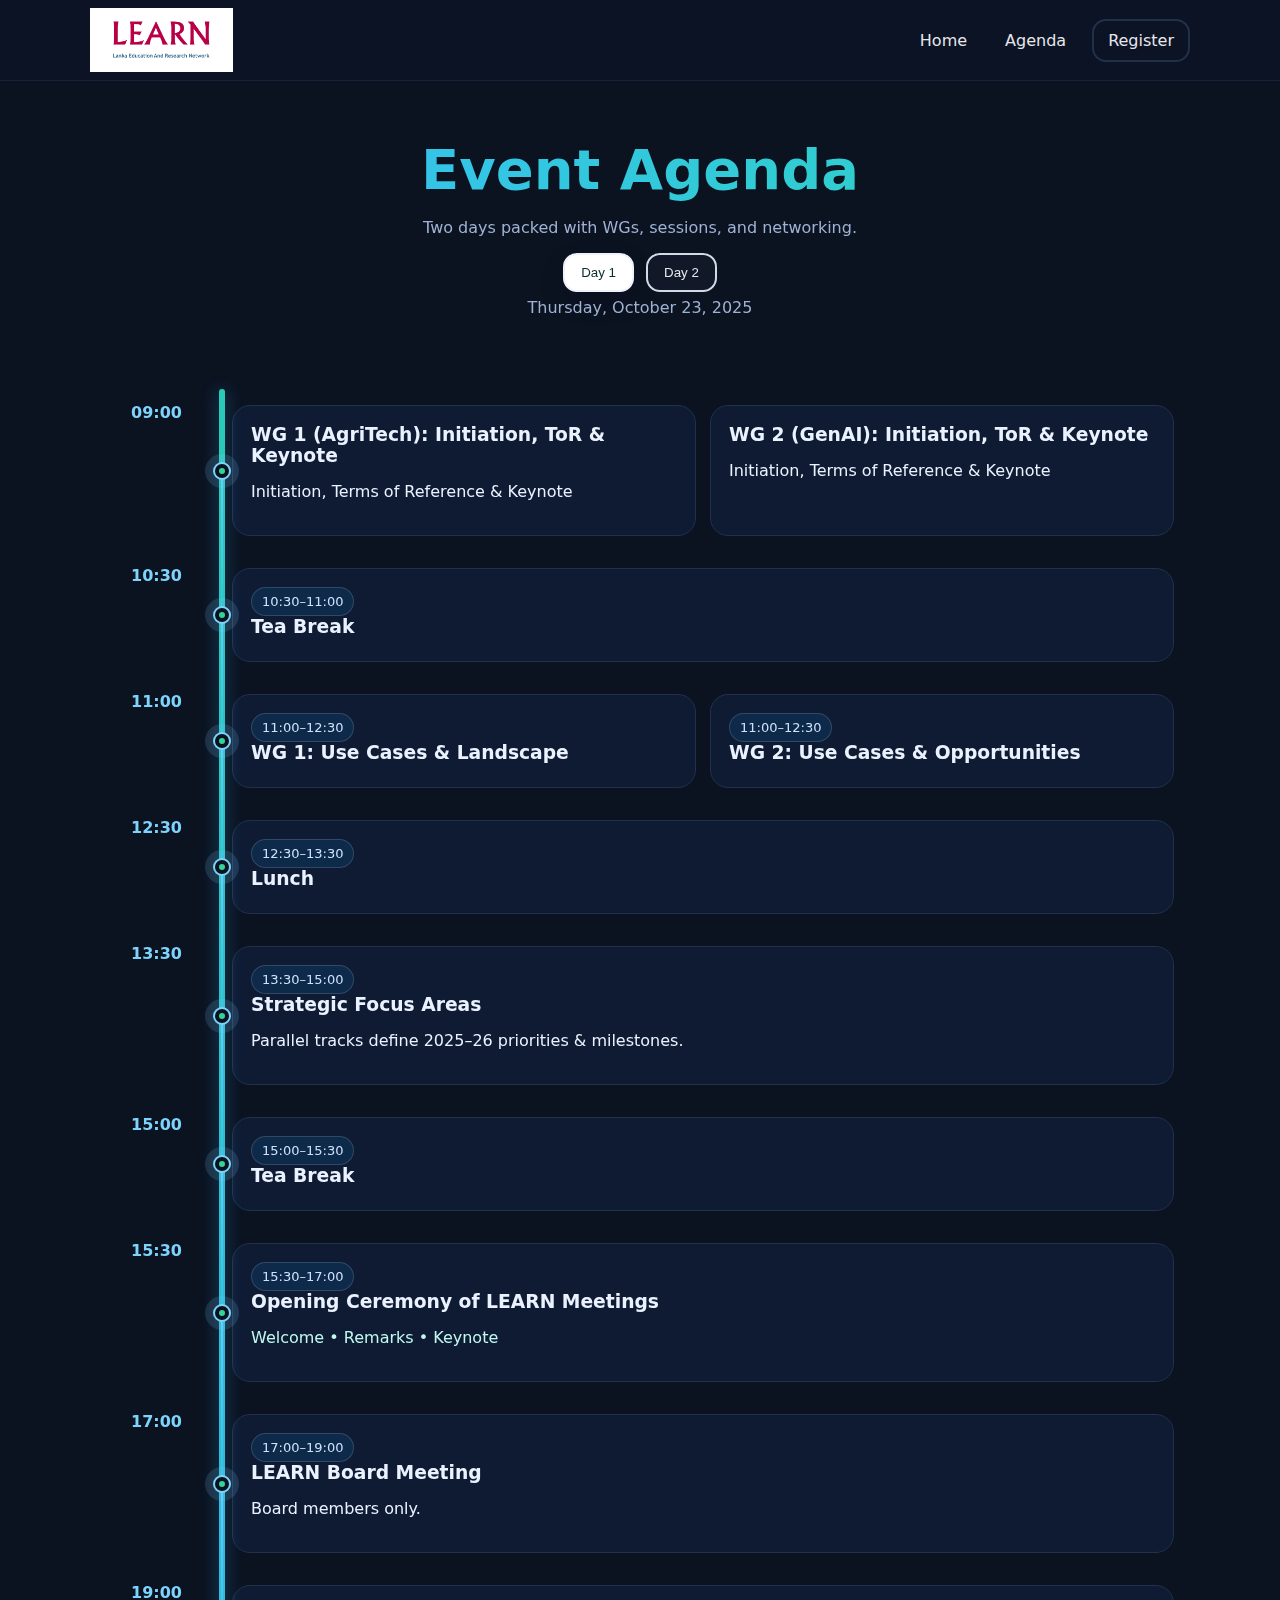
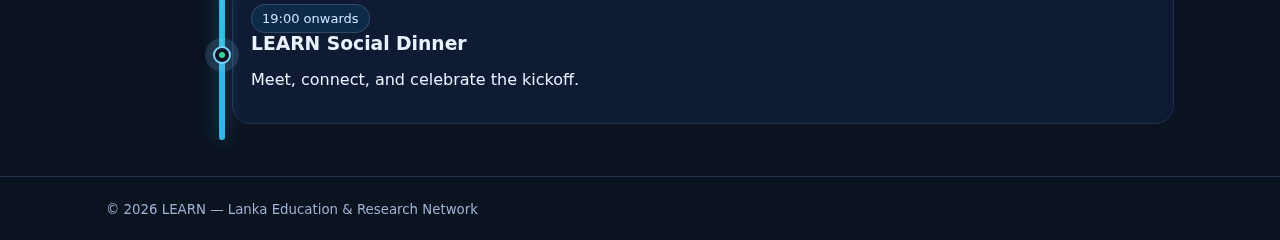
<file: agenda.html>
<!doctype html>
<html lang="en">
<head>
  <meta charset="utf-8">
  <title>Agenda — 16th LEARN Meeting</title>
  <meta name="viewport" content="width=device-width, initial-scale=1">
  <meta name="description" content="Two days packed with working groups, sessions, and networking.">
  <link rel="stylesheet" href="assets/style.css">
</head>
<body class="page-dark">

  <!-- NAV -->
  <nav class="nav">
    <div class="container nav-inner">
      <a class="brand" href="./" aria-label="LEARN"><img src="assets/Learn_Logo.png" alt="LEARN"></a>

      <div class="menu">
        <a href="./">Home</a>
        <a href="agenda.html">Agenda</a>
        <a class="btn btn-outline" href="./#register">Register</a>
      </div>
    </div>
  </nav>

  <!-- PAGE HERO -->
  <header class="ag-hero">
    <div class="container">
      <h1 style="background:linear-gradient(90deg,#38bdf8,#2dd4bf);-webkit-background-clip:text;background-clip:text;color:transparent">Event Agenda</h1>
      <p class="muted" style="color:#9fb2d3">Two days packed with WGs, sessions, and networking.</p>
      <div class="tabs">
        <button id="tabDay1" class="tab active" onclick="switchDay('day1')">Day 1</button>
        <button id="tabDay2" class="tab" onclick="switchDay('day2')">Day 2</button>
      </div>
      <div id="dayDate" style="color:#9fb2d3">Thursday, October 23, 2025</div>
    </div>
  </header>

  <!-- TIMELINE -->
  <section>
    <div class="container">
      <div id="timeline" class="timeline">
        <!-- Day 1 -->
        <div id="day1">
          <!-- 09:00 parallel -->
          <div class="slot">
            <div class="timecell"><strong>09:00</strong></div>
            <div class="cards">
              <div class="ag-card">
                <h3>WG 1 (AgriTech): Initiation, ToR &amp; Keynote</h3>
                <p>Initiation, Terms of Reference &amp; Keynote</p>
              </div>
              <div class="ag-card">
                <h3>WG 2 (GenAI): Initiation, ToR &amp; Keynote</h3>
                <p>Initiation, Terms of Reference &amp; Keynote</p>
              </div>
            </div>
          </div>

          <div class="slot">
            <div class="timecell"><strong>10:30</strong></div>
            <div class="cards">
              <div class="ag-card">
                <span class="pill">10:30–11:00</span>
                <h3>Tea Break</h3>
              </div>
            </div>
          </div>

          <div class="slot">
            <div class="timecell"><strong>11:00</strong></div>
            <div class="cards">
              <div class="ag-card">
                <span class="pill">11:00–12:30</span>
                <h3>WG 1: Use Cases &amp; Landscape</h3>
              </div>
              <div class="ag-card">
                <span class="pill">11:00–12:30</span>
                <h3>WG 2: Use Cases &amp; Opportunities</h3>
              </div>
            </div>
          </div>

          <div class="slot">
            <div class="timecell"><strong>12:30</strong></div>
            <div class="cards">
              <div class="ag-card">
                <span class="pill">12:30–13:30</span>
                <h3>Lunch</h3>
              </div>
            </div>
          </div>

          <div class="slot">
            <div class="timecell"><strong>13:30</strong></div>
            <div class="cards">
              <div class="ag-card">
                <span class="pill">13:30–15:00</span>
                <h3>Strategic Focus Areas</h3>
                <p>Parallel tracks define 2025–26 priorities &amp; milestones.</p>
              </div>
            </div>
          </div>

          <div class="slot">
            <div class="timecell"><strong>15:00</strong></div>
            <div class="cards">
              <div class="ag-card">
                <span class="pill">15:00–15:30</span>
                <h3>Tea Break</h3>
              </div>
            </div>
          </div>

          <div class="slot">
            <div class="timecell"><strong>15:30</strong></div>
            <div class="cards">
              <div class="ag-card">
                <span class="pill">15:30–17:00</span>
                <h3>Opening Ceremony of LEARN Meetings</h3>
                <p style="color:#bff9ef">Welcome • Remarks • Keynote</p>
              </div>
            </div>
          </div>

          <div class="slot">
            <div class="timecell"><strong>17:00</strong></div>
            <div class="cards">
              <div class="ag-card">
                <span class="pill">17:00–19:00</span>
                <h3>LEARN Board Meeting</h3>
                <p>Board members only.</p>
              </div>
            </div>
          </div>

          <div class="slot">
            <div class="timecell"><strong>19:00</strong></div>
            <div class="cards">
              <div class="ag-card">
                <span class="pill">19:00 onwards</span>
                <h3>LEARN Social Dinner</h3>
                <p>Meet, connect, and celebrate the kickoff.</p>
              </div>
            </div>
          </div>
        </div>

        <!-- Day 2 -->
        <div id="day2" style="display:none">
          <div class="slot">
            <div class="timecell"><strong>09:00</strong></div>
            <div class="cards">
              <div class="ag-card">
                <span class="pill">09:00–10:30</span>
                <h3>WG 1: Draft Roadmap Development</h3>
              </div>
              <div class="ag-card">
                <span class="pill">09:00–10:30</span>
                <h3>WG 2: Draft Roadmap Development</h3>
              </div>
            </div>
          </div>

          <div class="slot">
            <div class="timecell"><strong>10:30</strong></div>
            <div class="cards">
              <div class="ag-card">
                <span class="pill">10:30–11:00</span>
                <h3>Tea Break</h3>
              </div>
            </div>
          </div>

          <div class="slot">
            <div class="timecell"><strong>11:00</strong></div>
            <div class="cards">
              <div class="ag-card">
                <span class="pill">11:00–12:30</span>
                <h3>Finalize Roadmaps (WG 1 &amp; WG 2)</h3>
              </div>
              <div class="ag-card" style="border-color:#2dd4bf">
                <span class="pill">11:00–12:30</span>
                <h3>16th Annual General Meeting (AGM)</h3>
              </div>
            </div>
          </div>

          <div class="slot">
            <div class="timecell"><strong>12:30</strong></div>
            <div class="cards">
              <div class="ag-card">
                <span class="pill">12:30–13:30</span>
                <h3>Lunch</h3>
              </div>
            </div>
          </div>

          <div class="slot">
            <div class="timecell"><strong>13:30</strong></div>
            <div class="cards">
              <div class="ag-card">
                <span class="pill">13:30–15:00</span>
                <h3>LEARN Services Awareness Session</h3>
                <p>Identity (eduID, eduGAIN) • Mobility (eduroam, eduVPN) • Security (CSIRT, TAC) • Collaboration &amp; Cloud.</p>
              </div>
            </div>
          </div>

          <div class="slot">
            <div class="timecell"><strong>15:00</strong></div>
            <div class="cards">
              <div class="ag-card">
                <span class="pill">15:00–15:30</span>
                <h3>Tea Break</h3>
              </div>
            </div>
          </div>

          <div class="slot">
            <div class="timecell"><strong>15:30</strong></div>
            <div class="cards">
              <div class="ag-card" style="border-color:#2dd4bf">
                <span class="pill">15:30–17:00</span>
                <h3>Closing Ceremony</h3>
                <p style="color:#bff9ef">WG Reports &amp; Closing Remarks.</p>
              </div>
            </div>
          </div>
        </div>
      </div> <!-- /timeline -->
    </div>
  </section>

  <footer class="footer">
    <div class="container">
      <small>&copy; <span id="y"></span> LEARN — Lanka Education &amp; Research Network</small>
    </div>
  </footer>

  <script src="assets/app.js"></script>
  <script>document.getElementById('y').textContent=new Date().getFullYear();</script>
</body>
</html>
</file>
<file: assets/style.css>
:root{
  --brand:#0a2e63;
  --brand-2:#0a79a7;
  --teal:#0b2d2d;
  --mint:#2dd4bf;
  --sky:#38bdf8;
  --accent:#ffcc33;
  --ink:#0b1220;
  --text:#12202f;
  --muted:#5b7189;
  --bg:#ffffff;
  --card:#f6f8fb;
  --ring:#e6edf7;
  --shadow:0 12px 34px rgba(2,6,23,.08);
  --radius:18px;
}

/* reset-ish */
*{box-sizing:border-box}
html,body{margin:0;padding:0}
body{font-family:system-ui,Segoe UI,Roboto,Helvetica,Arial,sans-serif;color:var(--text);background:var(--bg)}
a{color:var(--brand);text-decoration:none}
a:hover{opacity:.92}
img{max-width:100%;height:auto;display:block}

/* container */
.container{max-width:1100px;margin:0 auto;padding:0 16px}

/* top nav */
.nav{
  position:sticky;top:0;z-index:50;background:#fff;border-bottom:1px solid var(--ring);
  backdrop-filter:saturate(140%) blur(4px)
}
.nav-inner{display:flex;align-items:center;justify-content:space-between;gap:12px;padding:18px 0}
.brand{display:flex;align-items:center;gap:10px;color:var(--brand);font-weight:700}
.brand .dot{width:10px;height:10px;border-radius:50%;background:linear-gradient(90deg,var(--mint),var(--sky))}

/* LOGO sizing (top-left brand) */
.brand img{ height:52px; width:auto; display:block; margin:-8px 0; }
@media (min-width: 900px){
  .brand img{ height:64px; margin:-10px 0; }
}

.menu{ display:flex; gap:14px; align-items:center; flex-wrap:wrap; }

/* normal menu links */
.menu a:not(.btn){
  padding:8px 12px;
  border-radius:12px;
  color:#0a2e63;
}

/* base button style */
.btn{
  display:inline-flex; align-items:center; gap:10px;
  border-radius:14px; padding:10px 14px; border:2px solid transparent;
  transition:transform .15s ease, box-shadow .15s ease, filter .15s ease;
}
.btn:hover{ transform:translateY(-2px); }

/* primary button */
.btn-primary{
  background:var(--teal); color:#ffffff !important; font-weight:600;
  border-color:#0b8f8f; box-shadow:0 10px 26px rgba(13,148,136,.28);
}
.btn-primary:hover{ background:#0d3a3a; color:#ffffff !important; }

/* outline button */
.btn-outline{ background:#fff; border-color:#d2d9e7; color:#0a2e63; }

/* hero */
.hero{
  background:linear-gradient(180deg,#0a2e63 0%,#0b1831 100%);
  color:#fff; position:relative; overflow:hidden;
}
.hero .inner{padding:64px 0 40px; position:relative; z-index:1;}
.hero h1{font-size:clamp(34px,6vw,62px);line-height:1.05;margin:6px 0 8px}
.hero .lead{color:#cfe9ff;margin:6px 0 12px;font-size:clamp(16px,2.2vw,20px)}
.hero .badges{display:flex;flex-wrap:wrap;gap:8px;margin:10px 0}
.pill{display:inline-block;padding:6px 10px;border-radius:999px;border:1px solid #ffffff26;background:#0e2a4a;color:#cfe1ff;font-size:13px}
.hero-card{background:#0b2c57;border:1px solid #ffffff26;border-radius:var(--radius);padding:16px;box-shadow:inset 0 1px 0 #ffffff12;margin-top:16px}

/* ---------- sections & spacing ---------- */
section{ padding:36px 0; }
section.container{ margin:0 auto 56px; }
#wgs{ margin-bottom:64px; }
section.container > *:first-child{ margin-top:0; }

.section-title{font-size:clamp(22px,3.6vw,30px);margin:0 0 12px;color:var(--brand)}
.grid{display:grid;gap:16px}
.grid.cols-2{grid-template-columns:repeat(2,1fr)}
.grid.cols-3{grid-template-columns:repeat(3,1fr)}
.card{background:#fff;border:1px solid var(--ring);border-radius:var(--radius);box-shadow:var(--shadow);padding:18px}
.muted{color:var(--muted)}

/* info list icons */
.kv{display:flex;gap:12px;align-items:flex-start;padding:8px 0}
.ico{width:46px;height:46px;border-radius:12px;border:1px solid rgba(10,121,167,.35);background:rgba(10,121,167,.12);display:grid;place-items:center;flex:0 0 auto}

/* footer */
.footer{border-top:1px solid var(--ring);padding:22px 0;color:#577}

/* agenda page */
.page-dark{background:#0b1220;color:#eaf2ff}
.page-dark .nav{background:#0c1324;border-color:#15223a}
.page-dark .menu a{color:#e5e7eb}
.page-dark .btn-outline{background:#0c1324;border-color:#21314c;color:#eaf2ff}
.page-dark .footer{border-color:#21314c;color:#9fb2d3}

.ag-hero{padding:56px 0 28px;text-align:center}
.ag-hero h1{font-size:clamp(32px,6vw,56px);margin:0}

/* ----- Tabs (Day 1 / Day 2) ----- */
.tabs{display:flex;gap:12px;justify-content:center;margin:14px 0 6px}
.tab{
  padding:10px 16px; border-radius:14px; border:2px solid #d2d9e7;
  background:#111827; color:#e5e7eb; cursor:pointer;
  transition:background .18s,color .18s,border-color .18s,
             box-shadow .18s,transform .18s,filter .18s;
}
.tab:hover{ transform:translateY(-2px); filter:brightness(1.05); }
.tab.active{
  background:#ffffff; color:#0b2d2d; border-color:#eef3fb;
  box-shadow:0 10px 24px rgba(2,6,23,.16), 0 0 0 2px rgba(255,255,255,.85) inset;
}
.tab:focus-visible{ outline:3px solid #80e1e6; outline-offset:2px; }

/* timeline */
.timeline{position:relative;margin-top:8px}
.slot{display:grid;gap:16px;grid-template-columns:110px 1fr;padding:16px 0}
.timecell{color:#7dd3fc;text-align:right;line-height:1;padding-right:34px;position:relative}
.cards{display:grid;gap:14px;grid-template-columns:repeat(auto-fit,minmax(280px,1fr))}
.ag-card{background:#0f1a33;border:1px solid #21314c;color:#eaf2ff;border-radius:18px;padding:18px}
.ag-card h3{margin:0 0 6px}

/* responsive */
@media (max-width: 920px){
  .grid.cols-2{grid-template-columns:1fr}
  .grid.cols-3{grid-template-columns:1fr 1fr}
}
@media (max-width: 560px){
  .grid.cols-3{grid-template-columns:1fr}
  .slot{grid-template-columns:84px 1fr}
  .timecell{padding-right:22px}
}

/* micro */
.floaty{animation:floaty 6s ease-in-out infinite}
@keyframes floaty{0%,100%{transform:translateY(0)}50%{transform:translateY(-4px)}}

/* ===========================================================
   Working Groups (creative styles)
   =========================================================== */
#wgs .wg-sub{color:var(--muted);margin-top:-6px;margin-bottom:14px}
.wg-card{position:relative;overflow:hidden}
.wg-card::after{
  content:''; position:absolute; inset:auto -20px -20px auto;
  width:120px;height:120px;border-radius:50%;
  background:radial-gradient(closest-side, rgba(56,189,248,.18), rgba(45,212,191,.08) 60%, transparent 70%);
  filter:blur(2px); pointer-events:none;
}
.wg-card:hover{transform:translateY(-2px);transition:transform .2s ease}
.wg-top{display:flex;align-items:flex-start;gap:12px;margin-bottom:8px}
.wg-icon{
  flex:0 0 42px;height:42px;border-radius:12px;
  border:1px solid rgba(10,121,167,.28);
  background:linear-gradient(135deg, rgba(56,189,248,.12), rgba(45,212,191,.06));
  display:grid;place-items:center
}
.wg-title{margin:0;color:var(--brand-2)}
.wg-tags{display:flex;flex-wrap:wrap;gap:6px;margin-top:6px}
.chip{
  font-size:12px;line-height:1;
  background:linear-gradient(90deg,#e6f9ff,#eefcf9);
  border:1px solid var(--ring);color:#0a2e63;
  border-radius:999px;padding:6px 10px
}
.wg-acc{margin-top:10px;border:1px dashed var(--ring);border-radius:12px;padding:10px 12px;background:#fff}
.wg-acc > summary{cursor:pointer;list-style:none;font-weight:600;color:var(--brand);display:flex;align-items:center;gap:8px}
.wg-acc > summary::before{content:'Ã¢â€“Â¸';color:var(--brand-2);transition:transform .2s ease}
.wg-acc[open] > summary::before{transform:rotate(90deg)}
.wg-list{margin:8px 0 0 18px}
.wg-list li{margin:6px 0}
.wg-foot{margin-top:10px}
.join{display:inline-flex;align-items:center;gap:8px;font-weight:600;color:#0a2e63}
.join .dot{width:8px;height:8px;border-radius:50%;background:linear-gradient(90deg,var(--mint),var(--sky))}

/* ===========================================================
   Network Lines Canvas (animated background)
   =========================================================== */
#net-bg{
  position:fixed; inset:0; width:100vw; height:100vh; z-index:0;
  pointer-events:none; opacity:.70; mix-blend-mode:multiply;
}
.nav, header, section, footer { position:relative; z-index:1; }

/* ===========================================================
   Page Ambient Background (soft animated blobs)
   =========================================================== */
.page-ambient{ position:fixed; inset:0; z-index:0; pointer-events:none; overflow:hidden; }
.page-ambient .orb{
  position:absolute; width:520px; height:520px; border-radius:50%;
  filter:blur(20px); opacity:.28;
  background:radial-gradient(closest-side, rgba(56,189,248,.55), rgba(45,212,191,.25) 55%, transparent 70%);
  mix-blend-mode:screen; transform:translate3d(0,0,0);
}
.page-ambient .o1{ right:-140px; top:120px; animation:orb-drift-1 26s ease-in-out infinite; }
.page-ambient .o2{ left:-160px; top:540px; width:460px; height:460px; opacity:.22; animation:orb-drift-2 34s ease-in-out infinite; }
.page-ambient .o3{ right:20%; top:900px; width:420px; height:420px; opacity:.20; animation:orb-drift-3 30s ease-in-out infinite; }
@keyframes orb-drift-1{ 0%{transform:translate(0,0) scale(1)} 50%{transform:translate(-40px,26px) scale(1.06)} 100%{transform:translate(0,0) scale(1)} }
@keyframes orb-drift-2{ 0%{transform:translate(0,0) scale(1)} 50%{transform:translate(34px,-28px) scale(1.05)} 100%{transform:translate(0,0) scale(1)} }
@keyframes orb-drift-3{ 0%{transform:translate(0,0) scale(1)} 50%{transform:translate(-28px,18px) scale(1.04)} 100%{transform:translate(0,0) scale(1)} }

/* ===========================================================
   Hero Ambient Glow
   =========================================================== */
.hero::after{
  content:""; position:absolute; right:-12vw; top:120px;
  width:min(48vw,560px); height:min(48vw,560px); border-radius:50%;
  pointer-events:none; z-index:0;
  background:radial-gradient(circle at 50% 50%,
    rgba(255,255,255,.55) 0%, rgba(255,255,255,.28) 30%,
    rgba(255,255,255,.10) 60%, rgba(255,255,255,0) 72%);
  filter: blur(18px); mix-blend-mode: screen; opacity:.55; animation: heroDrift 14s ease-in-out infinite;
}
.hero::before{
  content:""; position:absolute; right:-22vw; top:220px;
  width:min(38vw,420px); height:min(38vw,420px); border-radius:50%;
  pointer-events:none; z-index:0;
  background:radial-gradient(circle at 50% 50%,
    rgba(255,255,255,.30) 0%, rgba(255,255,255,.12) 45%,
    rgba(255,255,255,0) 70%);
  filter: blur(22px); mix-blend-mode: screen; opacity:.35; animation: heroDrift2 18s ease-in-out infinite;
}
@keyframes heroDrift{ 0%,100%{ transform:translate(0,0) scale(1);} 50%{ transform:translate(-10px,8px) scale(1.04);} }
@keyframes heroDrift2{ 0%,100%{ transform:translate(0,0) scale(1);} 50%{ transform:translate(12px,-10px) scale(0.98);} }
@media (max-width: 680px){ .hero::after,.hero::before{ opacity:.28; right:-28vw; top:160px; } }

/* Accessibility */
@media (prefers-reduced-motion: reduce){
  .page-ambient .orb, .hero::after, .hero::before, .floaty{ animation:none !important; }
  #net-bg{ display:none; }
}


/* ===========================================================
   About LEARN
   =========================================================== */

/* ===== ABOUT LEARN (glass card over background photo) ===== */
.about-learn{
  position: relative;
  margin: 18px 0 36px;
  /* full-bleed image strip like the WG ribbon */
  margin-left: calc(50% - 50vw);
  margin-right: calc(50% - 50vw);
  padding: 48px 0;
  min-height: 520px;

  /* background photo */
  background:
    radial-gradient(60% 40% at 50% 20%, rgba(0,0,0,.30), transparent 60%),
    linear-gradient(180deg, rgba(0,0,0,.55), rgba(0,0,0,.35)),
    url("AbtLearn/whtlearn.png") center/cover no-repeat fixed;
}

/* subtle animated glow or lens flare (optional overlay) */
.about-learn .al-overlay{
  position:absolute; inset:0; pointer-events:none;
  background:
    radial-gradient(800px 500px at 60% 45%, rgba(255,120,120,.10), transparent 60%),
    radial-gradient(900px 520px at 40% 65%, rgba(255,255,255,.08), transparent 70%);
}

/* the translucent panel */
.al-panel{
  position: relative;
  max-width: 1180px;
  margin: 0 auto;
  background: rgba(255,255,255,.10);
  border: 1px solid rgba(255,255,255,.22);
  color: #ffffff;
  box-shadow: 0 18px 50px rgba(2,6,23,.35);
  border-radius: 28px;
  padding: clamp(18px, 3.5vw, 28px);
  backdrop-filter: blur(12px) saturate(140%);
}

/* header styles */
.al-head{ display:flex; align-items:center; gap:16px; margin-bottom: 12px; }
.al-bar{ width:10px; height:64px; border-radius:8px; background:#0b1220; box-shadow: inset 0 0 0 3px rgba(255,255,255,.15); }
.al-kicker{ font-weight:800; letter-spacing:.06em; color:#e9eef7; opacity:.95; }
.al-title{
  margin: 2px 0 0;
  font-size: clamp(28px, 4.6vw, 48px);
  line-height: 1;
  color: #ff4c4c;     /* red â€œLEARNâ€ like your mock */
  text-shadow: 0 4px 18px rgba(0,0,0,.35);
}

/* body text */
.al-body p{ margin: 10px 0 14px; color:#f2f6ff; }
.al-points{ list-style: none; padding:0; margin: 6px 0 0; display:grid; gap:16px; }
.al-points li{ display:grid; grid-template-columns: 26px 1fr; gap:12px; align-items:start; }
.al-bullet{
  width: 20px; height: 20px; border-radius: 6px;
  background: #b60144;             /* LEARN red tone */
  transform: rotate(45deg);         /* diamond bullet */
  margin-top: 2px;
  box-shadow: 0 6px 14px rgba(182,1,68,.35);
}
.al-body strong{ color:#fff; }

/* tighten on small screens */
@media (max-width: 720px){
  .about-learn{ padding: 34px 0; }
  .al-panel{ border-radius: 22px; }
  .al-bar{ height: 48px; }
  .al-title{ font-size: clamp(24px, 7vw, 36px); }
}

/* Bigger body copy inside the About panel (not the title) */
#about-learn .al-body,
#about-learn .al-points li > span:nth-of-type(2){
  font-size: clamp(16px, 1.25vw, 19.5px);  /* was ~16â€“18px â†’ now ~17â€“19.5px */
  line-height: 1.55;
}

/* Slightly stronger weight for readability on dark glass */
#about-learn .al-body,
#about-learn .al-points li > span:nth-of-type(2){
  font-weight: 500;
}

/* Mobile: keep it comfy, not huge */
@media (max-width: 720px){
  #about-learn .al-body,
  #about-learn .al-points li > span:nth-of-type(2){
    font-size: clamp(15.5px, 4.3vw, 18px);
    line-height: 1.6;
  }
}

/* ===== Sponsorship tabs & panels ===== */
.sponsor{ margin-top: 10px; }

.s-tabs{ display:flex; gap:10px; flex-wrap:wrap; margin:10px 0 14px; }
.s-tab{
  display:inline-flex; align-items:center; gap:10px;
  padding:10px 14px; border-radius:14px; cursor:pointer;
  background:#fff; border:2px solid #d2d9e7; color:#0a2e63; font-weight:700;
  transition:transform .15s ease, box-shadow .15s ease, background .15s ease;
}
.s-tab:hover{ transform:translateY(-2px); }
.s-tab.active{
  background:linear-gradient(180deg,#f5fbff,#eef7ff);
  box-shadow:0 10px 22px rgba(2,6,23,.12), inset 0 0 0 2px #ffffff;
  border-color:#cfe5ff;
}
.medal{ font-size:18px; line-height:1; }
.medal-platinum{ filter:grayscale(.2) brightness(1.1); }
.medal-gold{    filter:saturate(1.1); }
.medal-silver{  filter:grayscale(.1) brightness(1.05); }
.medal-bronze{  filter:saturate(1.05) hue-rotate(-12deg); }

.s-panels{ position:relative; }
.s-panel{
  border-radius:18px; border:1px solid var(--ring); background:#fff; box-shadow:var(--shadow);
  padding:18px; transform-origin: 20% 20%;
  animation: s-fade .35s ease both;
}
.s-panel[hidden]{ display:none !important; }
.s-panel.show{ animation: s-pop .35s ease both; }

@keyframes s-fade{ from{opacity:0; transform:scale(.98)} to{opacity:1; transform:scale(1)} }
@keyframes s-pop{  0%{opacity:0; transform:translateY(8px) scale(.98)}
                  100%{opacity:1; transform:translateY(0) scale(1)} }

.s-head{ display:flex; align-items:center; gap:14px; margin-bottom:12px; }
.s-title{ margin:0 0 2px; color:var(--brand); }
.s-sub{ margin:0; color:var(--muted); }
.s-body{ align-items:start; }
.s-card h4{ margin:0 0 8px; color:#0a2e63; }
.s-list{ margin:0; padding-left:16px; display:grid; gap:8px; }
.s-list li{ line-height:1.55; }

/* Neon baseline accent */
.s-panel{ position:relative; }
.s-panel::after{
  content:""; position:absolute; left:10px; right:10px; bottom:-2px; height:3px; border-radius:6px;
  background:linear-gradient(90deg,rgba(45,212,191,.6),rgba(56,189,248,.6));
  filter:blur(.8px); opacity:.6;
}

/* ===== Trophy badges (emoji, auto-tinted per tier) ===== */
.s-badge{
  width:76px; height:76px; border-radius:20px;
  display:grid; place-items:center; position:relative; overflow:hidden;
  box-shadow:0 12px 28px rgba(2,6,23,.18), inset 0 0 0 1px rgba(255,255,255,.8);
  isolation:isolate;
}
.s-badge::after{
  content:""; position:absolute; inset:-30%;
  background: radial-gradient(closest-side, rgba(255,255,255,.45), transparent 70%);
  mix-blend-mode: soft-light; filter: blur(18px); opacity:.65;
  animation: s-halo 3.8s ease-in-out infinite; z-index:0;
}
@keyframes s-halo{
  0%,100%{ transform: translate(0,0) scale(1); opacity:.55; }
  50%{ transform: translate(4px,-4px) scale(1.06); opacity:.75; }
}
.trophy{ font-size:44px; line-height:1; z-index:1; filter:saturate(1.05) brightness(1.02); }

.badge-platinum{ background:linear-gradient(135deg,#eef3fb,#d7deea); }
.badge-gold    { background:linear-gradient(135deg,#fff3b4,#ffd46b); }
.badge-silver  { background:linear-gradient(135deg,#f1f3f8,#dfe3ee); }
.badge-bronze  { background:linear-gradient(135deg,#ffe6c0,#ffc06d); }

/* Color the ðŸ† itself via filters */
.badge-platinum .trophy{ filter: grayscale(1) brightness(1.55) contrast(0.95); }
.badge-gold     .trophy{ filter: saturate(1.15) brightness(1.05) contrast(1.05); }
.badge-silver   .trophy{ filter: grayscale(.85) brightness(1.25) contrast(1.05); }
.badge-bronze   .trophy{ filter: sepia(.8) saturate(1.2) hue-rotate(-12deg) brightness(.98); }

@media (max-width:980px){
  .s-body{ grid-template-columns:1fr !important; }
  .s-badge{ width:66px; height:66px; border-radius:18px; }
  .trophy{ font-size:38px; }
}



/* ===== Sponsorship full-bleed background with animated grid ===== */
:root{
  --s1: #0ea5e9;         /* cyan/blue */
  --s2: #22d3ee;         /* teal/cyan */
  --s3: #a78bfa;         /* purple */
  --s4: #f472b6;         /* pink */
  --s-ink: #0a2e63;
}

.s-bg{
  position: relative;
  margin-left:  calc(50% - 50vw);
  margin-right: calc(50% - 50vw);
  padding: 48px 0 64px;                /* space around the container */
  overflow: clip;
  /* soft colorful wash under the grid */
  background:
    radial-gradient(1000px 600px at 85% 10%, rgba(34,211,238,.35), transparent 60%),
    radial-gradient(900px 600px at 10% 90%, rgba(167,139,250,.30), transparent 60%),
    linear-gradient(180deg, rgba(3,7,18,.90), rgba(3,7,18,.70) 35%, rgba(3,7,18,.85));
  /* subtle border fade at bottom for nice transition */
  box-shadow: inset 0 -24px 48px rgba(2,6,23,.25);
}

.s-bg::after{
  /* neon rim at the very bottom edge */
  content:"";
  position:absolute; left:0; right:0; bottom:-1px; height:4px;
  background: linear-gradient(90deg, rgba(56,189,248,.8), rgba(99,102,241,.8), rgba(244,114,182,.8));
  filter: blur(1.2px); opacity:.7;
}

/* the sponsorship container sits above the canvas */
.s-inner{
  position: relative;
  z-index: 2;
}

/* full-bleed canvas behind content */
#s-grid{
  position:absolute; inset:0;
  width:100%; height:100%;
  display:block; z-index:1;
  opacity:.8;            /* grid brightness */
}

/* small lift for the card stack so it feels layered */
#sponsorship .s-panel{
  box-shadow:
    0 16px 40px rgba(2,6,23,.25),
    0 0 0 1px rgba(255,255,255,.95) inset;
}

/* optional: tint your section title inside sponsorship if you add one */
#sponsorship .section-title{ color:#e6f2ff; }

/* respect reduced motion: show static grid image via background if preferred */
@media (prefers-reduced-motion: reduce){
  #s-grid{ display:none; }
  .s-bg{
    background:
      radial-gradient(1000px 600px at 85% 10%, rgba(34,211,238,.25), transparent 60%),
      radial-gradient(900px 600px at 10% 90%, rgba(167,139,250,.22), transparent 60%),
      linear-gradient(180deg, rgba(3,7,18,.90), rgba(3,7,18,.70) 35%, rgba(3,7,18,.85)),
      /* faint static grid pattern */
      repeating-linear-gradient( to right, rgba(148,163,184,.12) 0 1px, transparent 1px 28px ),
      repeating-linear-gradient( to bottom, rgba(148,163,184,.10) 0 1px, transparent 1px 28px );
  }
}





/* ===========================================================
   Carousel (scroll-snap + arrows + dots)
   =========================================================== */
.carousel{ position:relative; }
.carousel .track{
  display:flex; gap:16px;
  overflow-x:auto; scroll-snap-type:x mandatory;
  -webkit-overflow-scrolling:touch; scroll-behavior:smooth;
  padding:6px 6px 10px;
}
.carousel .slide{
  flex:0 0 80%;
  scroll-snap-align:center;
  position:relative; overflow:hidden;
  border-radius:var(--radius);
  border:1px solid var(--ring);
  box-shadow:var(--shadow);
  background:#000;
}
@media (max-width:980px){ .carousel .slide{ flex-basis:88%; } }
@media (max-width:560px){ .carousel .slide{ flex-basis:92%; } }
.carousel .slide img{ width:100%; height:auto; display:block; }
.carousel .slide figcaption{
  position:absolute; left:0; right:0; bottom:0;
  padding:10px 12px; color:#fff; font-size:14px;
  background:linear-gradient(180deg,transparent,rgba(0,0,0,.65));
}
.c-btn{
  position:absolute; top:50%; transform:translateY(-50%);
  border:0; cursor:pointer; z-index:2;
  padding:10px 12px; border-radius:12px;
  background:#fff; color:var(--teal); font-weight:700; box-shadow:var(--shadow);
}
.c-btn.prev{ left:6px; } .c-btn.next{ right:6px; }
.c-btn:active{ transform:translateY(-50%) translateY(1px); }
.dots{ display:flex; justify-content:center; gap:8px; margin-top:10px; }
.dots .dot{ width:8px; height:8px; border-radius:999px; background:var(--ring); border:0; cursor:pointer; }
.dots .dot.active{ background:var(--brand); }

/* Prevent scroll-anchoring jump on auto-slide */
.carousel, .carousel .track, .carousel .slide { overflow-anchor: none; }
/* Stable slide height */
.carousel .slide{ aspect-ratio: 16 / 9; }
.carousel .slide img{ height:100%; object-fit:cover; }

/* ===========================================================
   About + Carousel split title row (home page)
   =========================================================== */
.about-split .split-grid{
  display:grid; grid-template-columns: 1.25fr 1fr; gap:24px; align-items:start;
}
@media (max-width: 980px){
  .about-split .split-grid{ grid-template-columns: 1fr; }
}
.about-split .carousel .slide{ flex-basis:100%; }
.about-split .c-btn.prev{ left:8px; } .about-split .c-btn.next{ right:8px; }
.about-split .dots{ padding:10px 0 14px; }

#about > .container > .grid.cols-2{ grid-template-columns: 1.25fr 1fr; gap:24px; align-items:start; }
@media (max-width:980px){ #about > .container > .grid.cols-2{ grid-template-columns:1fr; } }
#about .carousel .slide{ flex-basis:100%; }
#about .c-btn.prev{ left:8px; } #about .c-btn.next{ right:8px; }
#about .dots{ padding:10px 0 14px; }

.about-top{
  display:grid; grid-template-columns: 1.25fr 1fr; gap:24px; align-items:end; margin-bottom:12px;
}
.about-top .about-carousel-title{
  padding:12px 16px; justify-self:center; text-align:center; width:fit-content; max-width:100%;
}
.about-top .section-title{ margin:0; }
.about-top .about-carousel-title .section-title{
  font-size: clamp(18px, 2.2vw, 26px);
  white-space: nowrap; overflow: hidden; text-overflow: ellipsis;
}
.about-top .about-carousel-title .muted{ font-size:14px; }
@media (max-width:980px){
  .about-top{ grid-template-columns:1fr; }
  .about-top .about-carousel-title{ justify-self:stretch; text-align:left; width:auto; }
}

/* =========================
   AP-GAINED layout (compact)
   ========================= */
#ap-gained{ margin-top: clamp(24px, 4vw, 56px); scroll-margin-top: 96px; }
.apg-grid{
  display:grid;
  grid-template-columns:minmax(0,1fr) minmax(0,1fr);
  grid-template-areas:
    "text robot"
    "carousel carousel";
  gap:18px; align-items:start; grid-auto-rows:auto;
}
.apg-grid > *{ min-width:0; }
.apg-text{ grid-area:text; }
.apg-robot{ grid-area:robot; display:grid; place-items:center; text-align:center; }
.apg-carousel{ grid-area:carousel; }
.apg-robot.card{ background:transparent; border:0; box-shadow:none; padding:0; }
.apg-robot-frame{ width:min(500px,100%); aspect-ratio:1/1.12; border-radius:var(--radius); overflow:hidden; margin-inline:auto; contain:paint; }
.apg-robot-frame model-viewer{ width:100%; height:100%; display:block; background:transparent; }
.apg-robot model-viewer{ width:100%; height:100%; }
.apg-robot .linebot, .apg-robot svg{ height:clamp(80px,14vw,140px); width:auto; }
.apg-robot .robot-text{ display:none; }
.apg-cta-inline{ display:flex; align-items:center; gap:12px; flex-wrap:wrap; }
.apg-text p + .apg-cta-inline{ margin-top:16px; }
.apg-cta-inline .muted{ margin:0; line-height:1.3; }
.apg-carousel .carousel .slide{ flex-basis:100%; aspect-ratio:16/9; }
.apg-carousel .carousel .slide img{ height:100%; object-fit:cover; }
.apg-carousel .carousel, .apg-carousel .track, .apg-carousel .slide{ overflow-anchor:none; }
@media (max-width:980px){
  .apg-grid{ grid-template-columns:1fr; grid-template-areas:"text" "robot" "carousel"; }
  .apg-robot-frame{ width:min(360px,100%); aspect-ratio:1/1.2; }
}

/* line-animated robot bits */
.linebot{height:auto;display:block}
.linebot .stroke{
  fill:none; stroke:url(#wire); stroke-width:3; stroke-linecap:round; stroke-linejoin:round;
  stroke-dasharray:1; stroke-dashoffset:1; animation:bot-draw 1.4s ease forwards; filter:saturate(110%);
}
.linebot .body .stroke{ animation-delay:.3s; }
.linebot .antenna .stroke{ animation-delay:.6s; }
@keyframes bot-draw{ to{ stroke-dashoffset:0 } }
.linebot .bot{ animation:bot-float 6s ease-in-out infinite; }
@keyframes bot-float{ 0%,100%{transform:translateY(0)} 50%{transform:translateY(-4px)} }
.linebot .visor{ fill:url(#visor); animation:visor-scan 4s ease-in-out infinite; }
@keyframes visor-scan{ 0%{transform:translateX(-6px)} 50%{transform:translateX(6px)} 100%{transform:translateX(-6px)} }
.linebot .blink{ fill:#fff; opacity:.9; animation:blink 4.2s infinite; }
.linebot .blink:nth-of-type(2){ animation-delay:.2s; }
@keyframes blink{ 0%,45%,55%,100%{opacity:.9; height:2px; y:98} 48%,52%{opacity:.2; height:1px; y:100} }
.linebot .dot{ fill:#2dd4bf; animation:pulse 1.8s ease-in-out infinite; }
.linebot .joint{ fill:#38bdf8; opacity:.9; }
@keyframes pulse{ 0%,100%{opacity:1; transform:scale(1)} 50%{opacity:.5; transform:scale(.8)} }

/* =========================
   Workshop Grid
   ========================= */
.workshop-grid{
  display:grid; grid-template-columns:repeat(2, 1fr); gap:12px;
}
.workshop-grid figure{
  margin:0; border-radius:14px; overflow:hidden; border:1px solid var(--ring); box-shadow:var(--shadow);
}
.workshop-grid img{
  width:100%; height:100%; display:block; object-fit:cover; aspect-ratio:4 / 3;
}
@media (max-width:680px){ .workshop-grid{ grid-template-columns:1fr; } }

/* Responsive 16:9 video */
.video-frame{ position:relative; width:100%; aspect-ratio:16/9; background:#000; border-radius:var(--radius); overflow:hidden; box-shadow:var(--shadow); }
.video-frame iframe, .video-frame video{ position:absolute; inset:0; width:100%; height:100%; border:0; display:block; }
#aide .grid.cols-2{ grid-template-columns: 1.05fr 1.35fr; gap:24px; align-items:start; }
#aide .video-card{ padding:12px; }
#aide .video-card .video-frame{ width:100%; aspect-ratio:16/9; }
#aide .video-card .video-frame iframe{ position:absolute; inset:0; width:100%; height:100%; border:0; }
@media (max-width:980px){
  #aide .grid.cols-2{ grid-template-columns:1fr; }
  #aide .video-card{ padding:14px; }
}

/* =============================
   Full-day agenda grid with custom start/end
   ============================= */
.card.schedule{
  background: linear-gradient(180deg,#0d1628,#0b1220);
  border:1px solid #1c2b48;
  border-radius:18px;
  box-shadow: 0 10px 26px rgba(2,6,23,.28);
  padding:12px;
}

/* Grid base */
.schedule-grid{
  --step: 30;
  --row-h: 32px;
  --time-col: 90px;
  --tracks: 2;

  position: relative;
  display: grid;
  grid-template-columns: var(--time-col) repeat(var(--tracks), 1fr);
  grid-auto-rows: var(--row-h);
  gap: 0 12px;
  border-radius:14px;
  padding:8px 8px 8px 0;
  overflow:hidden;
  background:#0f1b2e;
}
.schedule-grid.tracks-2{ --tracks:2; }
.schedule-grid.tracks-3{ --tracks:3; }

.schedule-grid::before{
  content:"";
  position:absolute; inset:0 0 0 var(--time-col);
  background-image:
    repeating-linear-gradient(to bottom, rgba(255,255,255,.05) 0, rgba(255,255,255,.05) 1px, transparent 1px, transparent var(--row-h)),
    repeating-linear-gradient(to bottom, rgba(255,255,255,.08) 0, rgba(255,255,255,.08) 2px, transparent 2px, transparent calc(var(--row-h) * 2));
  pointer-events:none;
}

/* time labels */
.schedule-grid .time{
  grid-column:1;
  grid-row: calc((var(--at) - var(--day-start)) / var(--step) + 1);
  align-self:start;
  padding-left:12px;
  color:#a9c6e8;
  font-size:12px;
  letter-spacing:.02em;
  position:relative;
}
.schedule-grid .time::after{
  content:"";
  position:absolute; right:-6px; top:.8em;
  width:4px; height:1px; background:#32507a; opacity:.8;
}

/* events */
.schedule-grid .event{
  grid-column: calc(var(--col) + 1);
  grid-row: calc((var(--start) - var(--day-start)) / var(--step) + 1)
            / span calc(var(--dur) / var(--step));
  align-self:stretch;

  /* center all */
  display:flex; flex-direction:column; justify-content:center; align-items:center; text-align:center;

  margin:4px 0;
  padding:12px 14px;
  border-radius:14px;
  background: linear-gradient(180deg,#162942,#112237);
  border:1px solid rgba(120,164,255,.18);
  color:#eaf2ff;
  box-shadow: 0 6px 18px rgba(0,0,0,.30);
  transition:transform .15s ease, box-shadow .15s ease, filter .15s ease;
}
.schedule-grid .event:hover{
  transform:translateY(-1px);
  box-shadow:0 12px 30px rgba(0,0,0,.38);
  filter:saturate(1.05);
}
.schedule-grid .event.span-all{ grid-column: 2 / -1; }

.schedule-grid .ev-title{ font-weight:700; line-height:1.2; }
.schedule-grid .ev-meta{ font-size:12px; opacity:.85; margin-top:4px; }

/* Tea breaks & lunch (warm) */
.schedule-grid .event.break{
  background: linear-gradient(180deg,#fff1a6,#ffd973);
  border-color:#f1c64a;
  color:#2a2200;
  box-shadow: 0 6px 14px rgba(241,198,74,.35);
}
.schedule-grid .event.break .ev-meta{ color:#5c4700; opacity:.95; }
.schedule-grid .event.lunch{ background: linear-gradient(180deg,#ffe88a,#ffcf5e); }

/* Tea Break only: time on the left of label */
.schedule-grid .event.break:not(.lunch){
  flex-direction:row;
  gap:10px;
}
.schedule-grid .event.break:not(.lunch) .ev-meta,
.schedule-grid .event.break:not(.lunch) .ev-title{
  margin:0; line-height:1.15; display:inline-block;
}
.schedule-grid .event.break:not(.lunch) .ev-meta{
  order:0; font-weight:700; letter-spacing:.02em; color:#5c4700;
}
.schedule-grid .event.break:not(.lunch) .ev-title{
  order:1; font-weight:800; color:#2a2200;
}

/* gutter between parallel tracks */
.schedule-grid > *[style*="--col:2"]{ margin-left:4px; }

@media (max-width: 820px){
  .schedule-grid{ --time-col:74px; --row-h:28px; }
  .schedule-grid .ev-title{ font-size:14px; }
}

/* =============================
   Working Groups ribbon (full-bleed, slow-moving images)
   ============================= */
:root{ --wg-h: clamp(560px, 72vh, 920px); }

.wg-titlebar{ margin: 8px auto 6px; }
.wg-titlebar .section-title{ margin-bottom: 6px; }
.wg-titlebar .wg-sub{ color:#0a2f73; margin:0; }

.wg-section{
  position: relative;
  margin-left: calc(50% - 50vw);
  margin-right: calc(50% - 50vw);
  margin-bottom: 28px;
  --wg-speed: 80s;
}
.wg-ribbon{
  position: absolute; inset: 0; height: var(--wg-h); overflow: hidden; z-index: 0;
}
.wg-ribbon::before{
  content:""; position:absolute; inset:0;
  background:
    linear-gradient(180deg, rgba(0,0,0,.62), rgba(0,0,0,.40)),
    radial-gradient(150% 70% at 50% 0%, rgba(0,0,0,.35), transparent 70%);
  pointer-events:none;
}
.wg-ribbon-track{
  position:absolute; left:0; top:0;
  height: var(--wg-h);
  display:flex; gap:0;
  will-change: transform;
  transform: translate3d(0,0,0);
  animation: wg-scroll var(--wg-speed) linear infinite;
}
.wg-ribbon-track img{
  height: 100%; width: auto; flex: 0 0 auto; display:block; object-fit: cover;
  filter:saturate(.95) contrast(1.05); opacity:.9; transform: translateZ(0);
}
.wg-content{
  position: relative; z-index: 1; min-height: var(--wg-h); padding: 56px 0 34px;
}
.wg-grid{ display:grid; grid-template-columns: 1fr 1fr; gap: 18px; margin-top:14px; }
.wg-card{ background:#fff; color:#0b1220; }
#wgs .container{ max-width: 1280px; }
@keyframes wg-scroll{ to { transform: translateX(-50%); } }
@media (max-width: 980px){
  :root{ --wg-h: clamp(360px, 52vh, 560px); }
  .wg-grid{ grid-template-columns: 1fr; }
  .wg-content{ padding-top: 36px; }
}
@media (prefers-reduced-motion: reduce){
  .wg-ribbon-track{ animation: none !important; transform: none !important; }
}

/* ===========================================================
   Conduct + Contact split (Lottie animation on the left)
   =========================================================== */
/* ===== Code of Conduct / Contact split with Lottie ===== */
.conduct-split{
  display:grid;
  grid-template-columns: minmax(0,1fr) minmax(0,1.35fr);
  gap:24px;
  align-items:center;
  margin-top:8px;
}
.conduct-split > *{ min-width:0; }       /* avoid overflow from long text */

.conduct-split .anim-col{
  display:grid;
  place-items:center;
  padding:8px;
}

/* Lottie frame */
.anim-box{
  position:relative;
  width:min(560px, 100%);
  aspect-ratio: 1 / 1.05;                 /* a touch taller feels nicer */
  border-radius: var(--radius);
  overflow:hidden;                         /* clip any stray bg layer from the file */
  background: transparent !important;      /* force no white box */
  contain: paint;
}

/* Lottie player itself */
.anim-box dotlottie-wc{
  width:100%;
  height:100%;
  display:block;
  background: transparent !important;      /* belt & suspenders */
  transform: translateZ(0);
  filter: drop-shadow(0 18px 40px rgba(2,6,23,.16));
}

/* simple utility stacks */
.stack{ display:grid; }
.gap-18{ row-gap:18px; }

/* responsive tweaks */
@media (max-width:1100px){
  .anim-box{ width:min(480px,100%); }
}
@media (max-width:980px){
  .conduct-split{ grid-template-columns:1fr; align-items:start; }
  .conduct-split .anim-col{ order:-1; }    /* animation above text on mobile */
  .anim-box{ width:min(420px,100%); aspect-ratio: 1 / 1.1; }
}
@media (max-width:560px){
  .anim-box{ width:100%; aspect-ratio: 1 / 1.1; }
}
</file>
